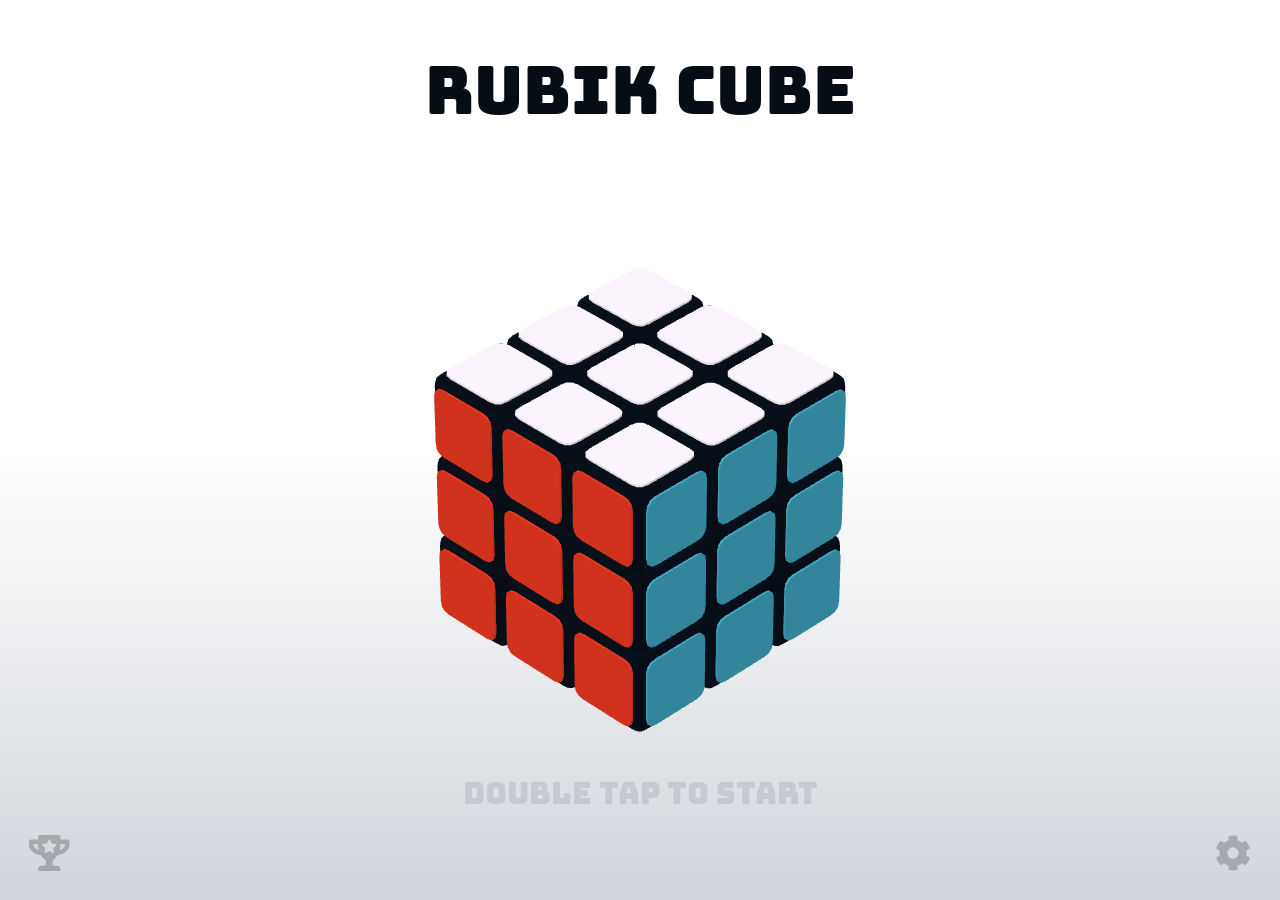
<file: .cache/web-runtime/index.html>
<!DOCTYPE html>
<html>
<head>

  <meta charset="UTF-8">
  <title data-i18n="short_title">Rubiks Cube</title>
  <link rel="stylesheet" type="text/css" href="assets/css/styles.css">
 

<script data-cubeslove-local-runtime>window.UpUp=window.UpUp||{start:function(){}};</script>
</head>
<body>

  <div class="ui">

    <div class="ui__background"></div>

    <div class="ui__game"></div>

    <div class="ui__texts">
      <h1 class="text text--title">
        <span data-i18n="short_title" style="text-transform: uppercase;">RUBIK CUBE</span>
      </h1>
      <div class="text text--note" data-i18n="PlayMsg1">
        Double tap to start
      </div>
      
      <div class="text text--timer">
        0:00
      </div>
      <div class="text text--complete">
        <span data-i18n="PlayMsg2">Complete!</span>
      </div>
      <div class="text text--best-time">
        <icon trophy></icon>
        <span data-i18n="PlayMsg3">Best Time!</span>
      </div>
    </div>

    <div class="ui__prefs">
      <range name="size" title="Cube Size" data-i18t="PlayMsg4" list="2,3,4,5"></range>
      <range name="flip" title="Flip Type" data-i18t="PlayMsg5" list="Swift&nbsp;,Smooth,Bounce"></range>
      <range name="scramble" title="Scramble Length" data-i18t="PlayMsg6" list="20,25,30"></range>
      <range name="fov" title="Camera Angle" data-i18t="PlayMsg7" list="Ortographic,Perspective"></range>
      <range name="theme" title="Color Scheme" data-i18t="PlayMsg8" list="Cube,Erno,Dust,Camo,Rain"></range>
    </div>

    <div class="ui__theme">
      <range name="hue" title="Hue" data-i18t="PlayMsg9" color></range>
      <range name="saturation" title="Saturation" data-i18t="PlayMsg10" color></range>
      <range name="lightness" title="Lightness" data-i18t="PlayMsg11" color></range>
    </div>

    <div class="ui__stats">
      <div class="stats" name="cube-size">
        <i data-i18n="PlayMsg12">Cube:</i><b>3x3x3</b>
      </div>
      <div class="stats" name="total-solves">
        <i data-i18n="PlayMsg13">Total solves:</i><b>-</b>
      </div>
      <div class="stats" name="best-time">
        <i data-i18n="PlayMsg14">Best time:</i><b>-</b>
      </div>
      <div class="stats" name="worst-time">
        <i data-i18n="PlayMsg15">Worst time:</i><b>-</b>
      </div>
      <div class="stats" name="average-5">
        <i data-i18n="PlayMsg16">Average of 5:</i><b>-</b>
      </div>
      <div class="stats" name="average-12">
        <i data-i18n="PlayMsg17">Average of 12:</i><b>-</b>
      </div>
      <div class="stats" name="average-25">
        <i data-i18n="PlayMsg18">Average of 25:</i><b>-</b>
      </div>
    </div>

    <div class="ui__buttons">
      <button class="btn btn--bl btn--stats">
        <icon trophy></icon>
      </button>
      <button class="btn btn--br btn--prefs">
        <icon settings></icon>
      </button>
      <button class="btn btn--bl btn--back">
        <icon back></icon>
      </button>
      <button class="btn btn--br btn--theme">
        <icon theme></icon>
      </button>
      <button class="btn btn--br btn--reset">
        <icon reset></icon>
      </button>
     
         
      
     
    </div>

  </div>

  <script src="assets/js/three.js"></script>
  <script src="assets/js/cube.js"></script>

  
   
   

</body>
</html>
</file>
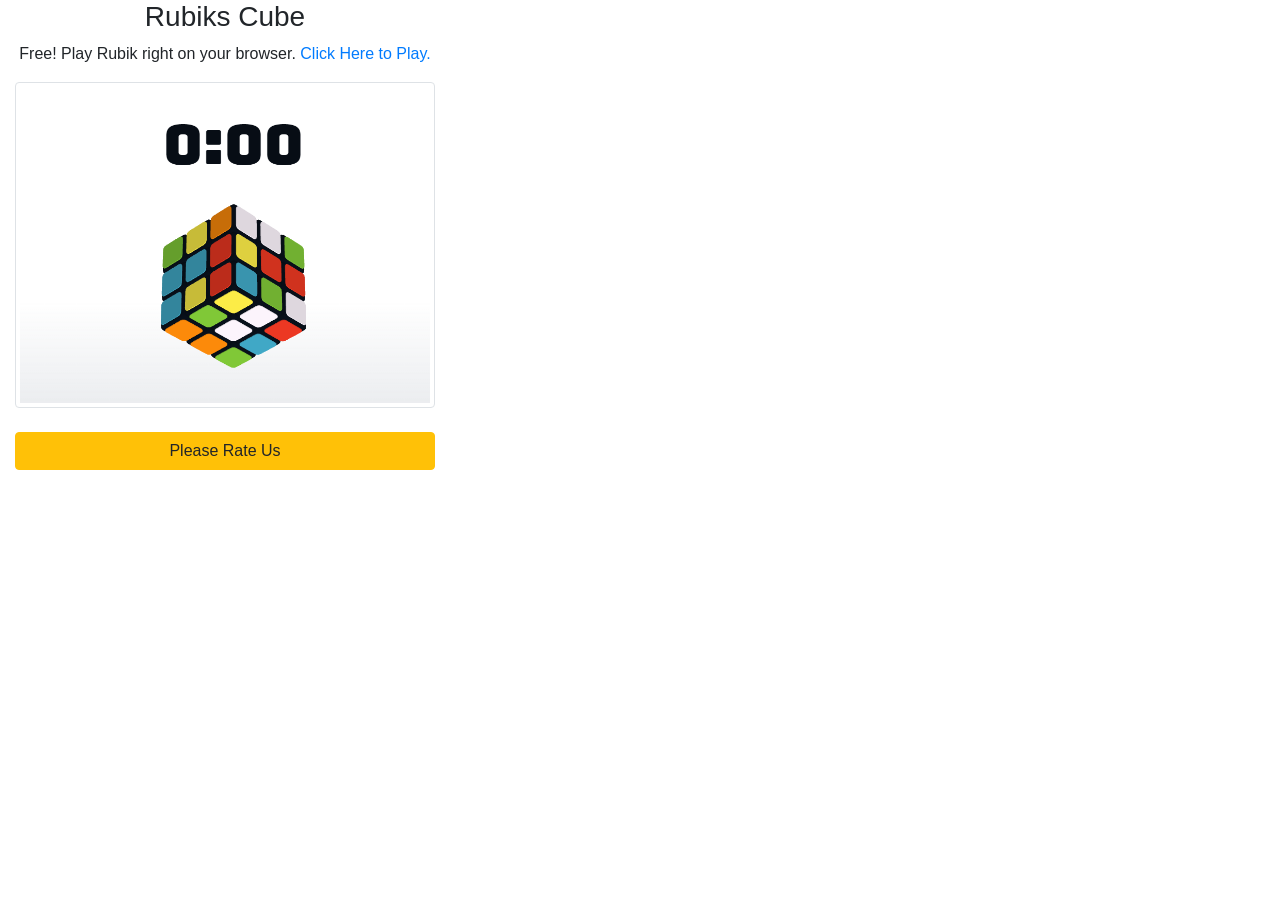
<file: .cache/web-runtime/popup.html>
<!DOCTYPE html>
<html>
    <meta charset="utf-8">
    <title data-i18n="short_title">Rubiks Cube</title>
 
    <link rel="stylesheet" type="text/css" href="css/bootstrap.min.css">
    <body style="width:450px;">
        <div class="container">
            
            <div class="row">
                <div class="col">
                      <h3 style="text-align: center;" data-i18n="short_title">Rubiks Cube</h3>
                        <p style="text-align: center;">
                            <span data-i18n="PopupMsg1">Free! Play Rubik right on your browser.</span>
                            <a href="index.html" target="_blank" data-i18n="PopupMsg2">Click Here to Play.</a></p>
                        <div>
                            <img src="sc1.png" alt="" class="img-thumbnail">
                         </div>
                </div>
             
            </div>
            <br>
             <a href="#" id="teaser" class="teaser btn btn-warning" style="width: 100%;" target="_blank" data-i18n="RateUs">Please Rate Us</a>
          <br> <br>
        
        <script src="js/rate.js"></script>
        <script src="js/Localization.js"></script>
    </body>
</html>
</file>
<file: .cache/web-runtime/assets/css/styles.css>
@font-face {
	font-family: 'BungeeFont';
	font-weight: normal;
	font-style: normal;
	src: url("[data-uri]") format("woff2"), url("[data-uri]") format("woff")
}

*,
*:before,
*:after {
	-webkit-user-select: none;
	-moz-user-select: none;
	user-select: none;
	box-sizing: border-box;
	cursor: inherit;
	margin: 0;
	padding: 0;
	outline: none;
	font-size: inherit;
	font-family: inherit;
	font-weight: inherit;
	font-style: inherit;
	text-transform: uppercase
}

*:focus {
	outline: none
}

html {
	-webkit-tap-highlight-color: transparent;
	-webkit-text-size-adjust: 100%;
	-webkit-font-smoothing: antialiased;
	-moz-osx-font-smoothing: grayscale;
	-ms-text-size-adjust: 100%;
	-webkit-text-size-adjust: 100%;
	overflow: hidden;
	height: 100%
}

body {
	font-family: 'BungeeFont', sans-serif;
	font-weight: normal;
	font-style: normal;
	line-height: 1;
	cursor: default;
	overflow: hidden;
	height: 100%;
	font-size: 5rem
}

.icon {
	display: inline-block;
	font-size: inherit;
	overflow: visible;
	vertical-align: -0.125em;
	preserveAspectRatio: none
}

.range {
	position: relative;
	width: 14em;
	z-index: 1;
	opacity: 0
}

.range:not(:last-child) {
	margin-bottom: 2em
}

.range__label {
	position: relative;
	font-size: 0.9em;
	line-height: 0.75em;
	padding-bottom: 0.5em;
	z-index: 2
}

.range__track {
	position: relative;
	height: 1em;
	margin-left: 0.5em;
	margin-right: 0.5em;
	z-index: 3
}

.range__track-line {
	position: absolute;
	background: rgba(0, 0, 0, 0.2);
	height: 2px;
	top: 50%;
	margin-top: -1px;
	left: -0.5em;
	right: -0.5em;
	transform-origin: left center
}

.range__handle {
	position: absolute;
	width: 0;
	height: 0;
	top: 50%;
	left: 0;
	cursor: pointer;
	z-index: 1
}

.range__handle div {
	transition: background 500ms ease;
	position: absolute;
	left: 0;
	top: 0;
	width: 0.9em;
	height: 0.9em;
	border-radius: 0.2em;
	margin-left: -0.45em;
	margin-top: -0.45em;
	background: #41aac8;
	border-bottom: 2px solid rgba(0, 0, 0, 0.2)
}

.range.is-active .range__handle div {
	transform: scale(1.25)
}

.range__handle:after {
	content: '';
	position: absolute;
	left: 0;
	top: 0;
	width: 3em;
	height: 3em;
	margin-left: -1.5em;
	margin-top: -1.5em
}

.range__list {
	display: flex;
	flex-flow: row nowrap;
	justify-content: space-between;
	position: relative;
	padding-top: 0.5em;
	font-size: 0.55em;
	color: rgba(0, 0, 0, 0.5);
	z-index: 1
}

.range--type-color:not(:last-child) {
	margin-bottom: 1em
}

.range--type-color .range__list {
	display: none
}

.range--type-color .range__handle>div {
	background: currentColor !important
}

.range--type-color .range__track-line {
	background: transparent
}

.range--type-color .range__track-line:after {
	position: absolute;
	top: 0;
	left: 0;
	right: 0;
	bottom: 0;
	content: '';
	opacity: 0.5
}

.range--color-hue .range__handle {
	color: red
}

.range--color-hue .range__track {
	color: red
}

.range--color-hue .range__track-line:after {
	background: linear-gradient(to right, red, #ff0, lime, cyan, blue, #f0f, red)
}

.range--color-saturation .range__handle {
	color: red
}

.range--color-saturation .range__track {
	color: red
}

.range--color-saturation .range__track-line:after {
	background: linear-gradient(to right, gray, currentColor)
}

.range--color-lightness .range__handle {
	color: red
}

.range--color-lightness .range__track {
	color: red
}

.range--color-lightness .range__track-line:after {
	background: linear-gradient(to right, #000, currentColor, #fff)
}

.stats {
	position: relative;
	width: 14em;
	z-index: 1;
	display: flex;
	justify-content: space-between;
	opacity: 0
}

.stats:not(:last-child) {
	margin-bottom: 1.5em
}

.stats>i {
	display: block;
	color: rgba(0, 0, 0, 0.5);
	font-size: 0.9em
}

.stats>b {
	display: block;
	font-size: 0.9em
}

.stats>b>i {
	font-size: 0.75em
}

.stats[name="worst-time"] {
	display: none
}

.text {
	position: absolute;
	left: 0;
	right: 0;
	text-align: center;
	line-height: 0.75;
	perspective: 100rem;
	opacity: 0
}

.text i {
	display: inline-block;
	opacity: 0;
	white-space: pre-wrap
}

.text--title {
	bottom: 75%;
	font-size: 4.4em;
	height: 1.2em
}

.text--title span {
	display: block
}

.text--title span:first-child {
	font-size: 0.5em;
	margin-bottom: 0.2em
}

.text--note {
	top: 87%;
	font-size: 1em
}

.text--timer {
	bottom: 78%;
	font-size: 3.5em;
	line-height: 1
}

.text--complete,
.text--best-time {
	font-size: 1.5em;
	top: 83%;
	line-height: 1em
}

.btn {
	-webkit-appearance: none;
	-moz-appearance: none;
	appearance: none;
	background-color: transparent;
	border-radius: 0;
	border-width: 0;
	position: absolute;
	pointer-events: none;
	font-size: 1.2em;
	color: rgba(0, 0, 0, 0.25);
	opacity: 0
}

.btn:after {
	position: absolute;
	content: '';
	width: 3em;
	height: 3em;
	left: 50%;
	top: 50%;
	margin-left: -1.5em;
	margin-top: -1.5em;
	border-radius: 100%
}

.btn--tr {
	top: 0.8em;
	right: 0.8em
}

.btn--tl {
	top: 0.8em;
	left: 0.8em
}

.btn--bl {
	bottom: 0.8em;
	left: 0.8em
}

.btn--br {
	bottom: 0.8em;
	right: 0.8em
}

.btn--bc {
	bottom: 0.8em;
	left: calc(50% - 0.5em)
}

.btn svg {
	display: block
}

.ui {
	pointer-events: none;
	color: #070d15
}

.ui,
.ui__background,
.ui__game,
.ui__texts,
.ui__prefs,
.ui__theme,
.ui__stats,
.ui__buttons {
	position: absolute;
	top: 0;
	left: 0;
	right: 0;
	bottom: 0;
	overflow: hidden
}

.ui__background {
	z-index: 1;
	transition: background 500ms ease;
	background: #d1d5db
}

.ui__background:after {
	position: absolute;
	top: 0;
	left: 0;
	right: 0;
	bottom: 0;
	content: '';
	background-image: linear-gradient(to bottom, #fff 50%, rgba(255, 255, 255, 0) 100%)
}

.ui__game {
	pointer-events: all;
	z-index: 2
}

.ui__game canvas {
	display: block;
	width: 100%;
	height: 100%
}

.ui__texts {
	z-index: 3
}

.ui__prefs,
.ui__stats,
.ui__theme {
	display: flex;
	flex-flow: column nowrap;
	justify-content: center;
	align-items: center;
	overflow: hidden;
	z-index: 4
}

.ui__theme {
	padding-top: 15em
}

.ui__buttons {
	z-index: 5
}
</file>
